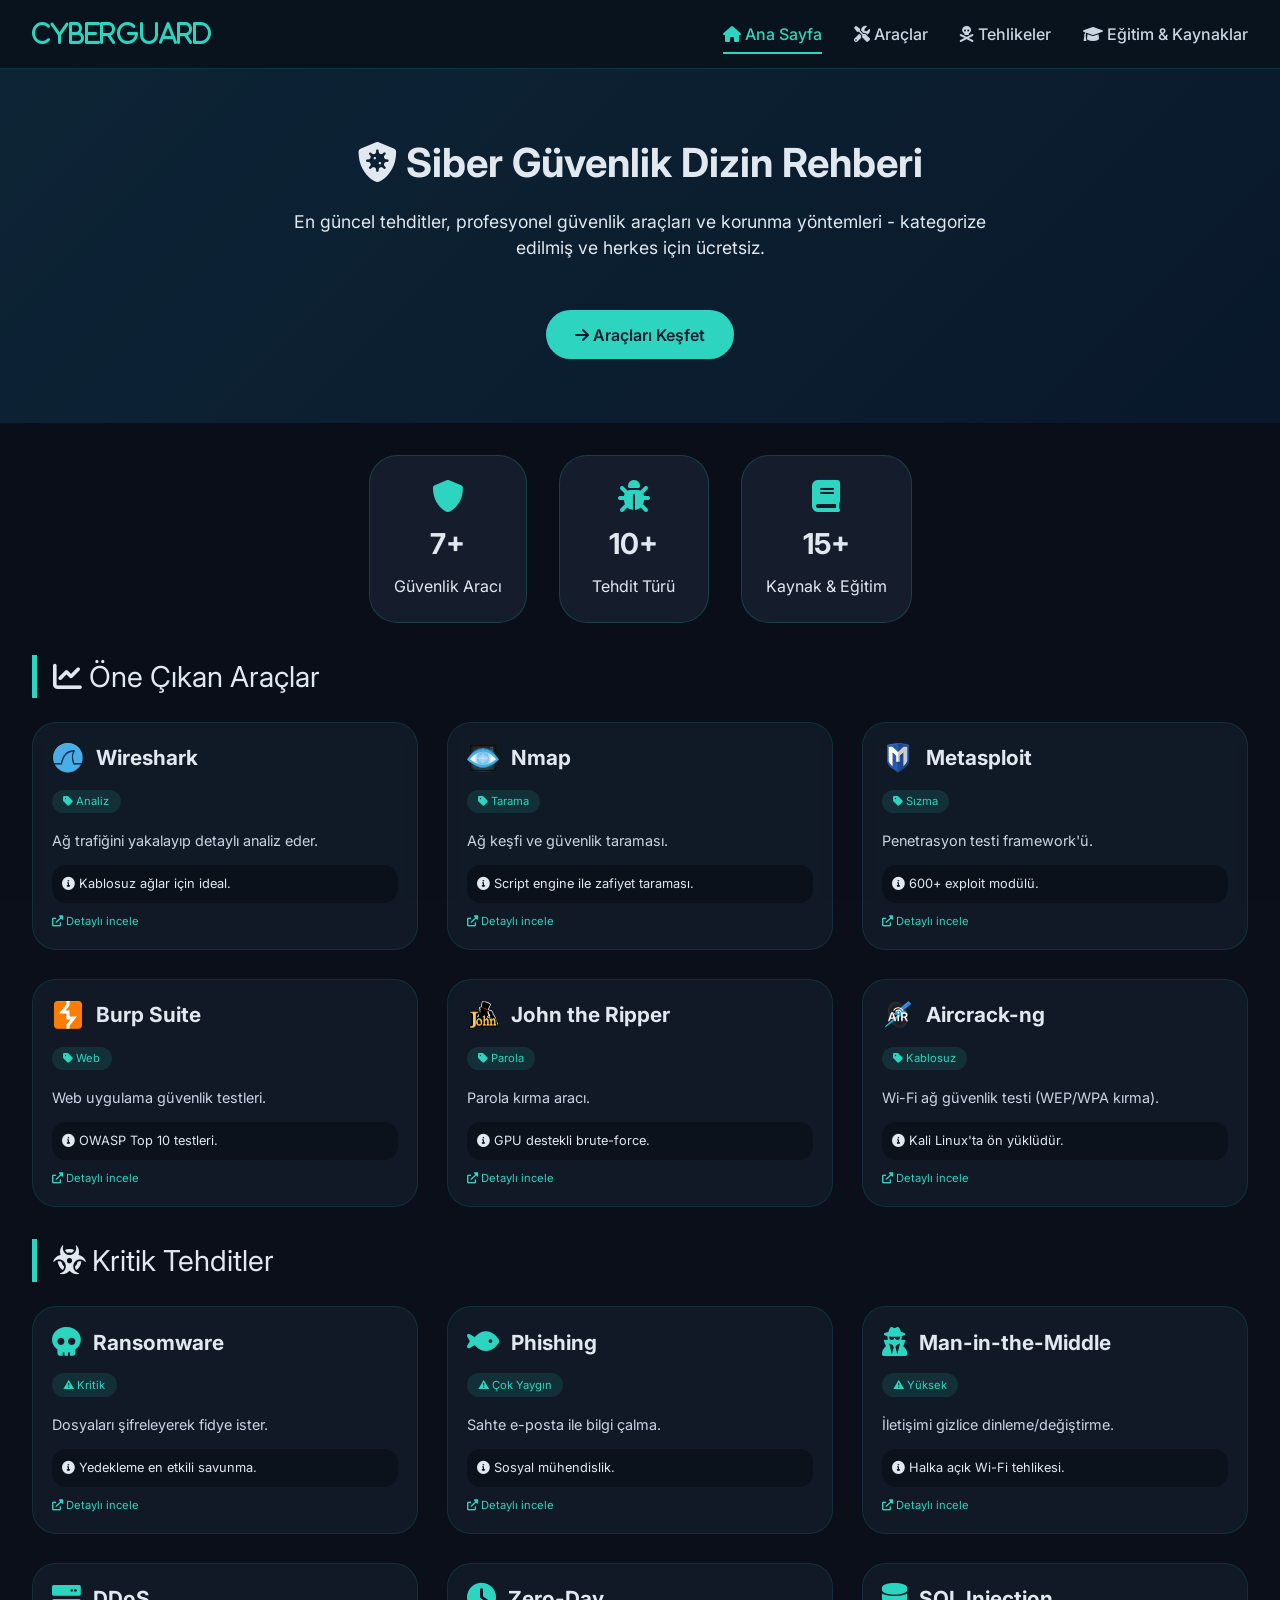
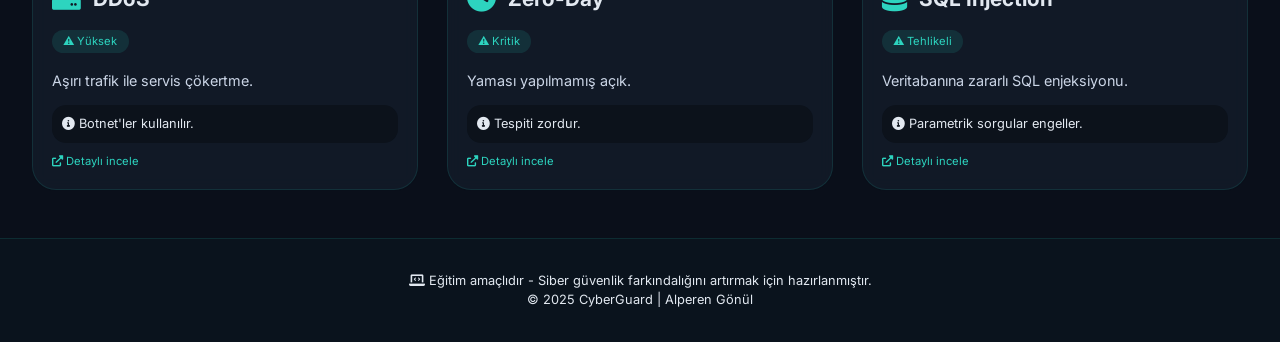
<file: index.html>
<!DOCTYPE html>
<html lang="tr">
<head>
    <meta charset="UTF-8">
    <meta name="viewport" content="width=device-width, initial-scale=1.0">
    <title>CyberGuard | Siber Güvenlik Rehberi</title>
    <link rel="stylesheet" href="style.css">
    <link href="https://fonts.googleapis.com/css2?family=Inter:opsz,wght@14..32,400;14..32,500;14..32,600;14..32,700&display=swap" rel="stylesheet">
    <link rel="stylesheet" href="https://cdnjs.cloudflare.com/ajax/libs/font-awesome/6.0.0-beta3/css/all.min.css">
</head>
<body>
    <canvas id="matrixCanvas"></canvas>
    <nav class="navbar">
        <div class="nav-container">
            <div class="logo"><a href="index.html"><i class="fas fa-shield-haltered">CyberGuard</i></a></div>
            <ul class="nav-links">
                <li><a href="index.html" class="active"><i class="fas fa-home"></i> Ana Sayfa</a></li>
                <li><a href="tools.html"><i class="fas fa-tools"></i> Araçlar</a></li>
                <li><a href="threats.html"><i class="fas fa-skull-crossbones"></i> Tehlikeler</a></li>
                <li><a href="education.html"><i class="fas fa-graduation-cap"></i> Eğitim & Kaynaklar</a></li>
            </ul>
        </div>
    </nav>

    <section class="hero">
        <h1><i class="fas fa-shield-virus"></i> Siber Güvenlik Dizin Rehberi</h1>
        <p>En güncel tehditler, profesyonel güvenlik araçları ve korunma yöntemleri - kategorize edilmiş ve herkes için ücretsiz.</p>
        <a href="tools.html" class="btn-primary"><i class="fas fa-arrow-right"></i> Araçları Keşfet</a>
    </section>

    <div class="container">
        <div class="stats-grid">
            <div class="stat-card"><i class="fas fa-shield-alt"></i><h3>7+</h3><p>Güvenlik Aracı</p></div>
            <div class="stat-card"><i class="fas fa-bug"></i><h3>10+</h3><p>Tehdit Türü</p></div>
            <div class="stat-card"><i class="fas fa-book"></i><h3>15+</h3><p>Kaynak & Eğitim</p></div>
        </div>

        <div class="section-title"><i class="fas fa-chart-line"></i> Öne Çıkan Araçlar</div>
        <div class="cards-grid" id="featuredTools"></div>

        <div class="section-title"><i class="fas fa-biohazard"></i> Kritik Tehditler</div>
        <div class="cards-grid" id="featuredThreats"></div>
    </div>

    <footer>
        <p><i class="fas fa-laptop-code"></i> Eğitim amaçlıdır - Siber güvenlik farkındalığını artırmak için hazırlanmıştır.</p>
        <p>© 2025 CyberGuard | Alperen Gönül</p>
    </footer>

    <script src="matrix.js"></script>
    <script src="data.js"></script>
    <script src="main.js"></script>
</body>
</html>
</file>
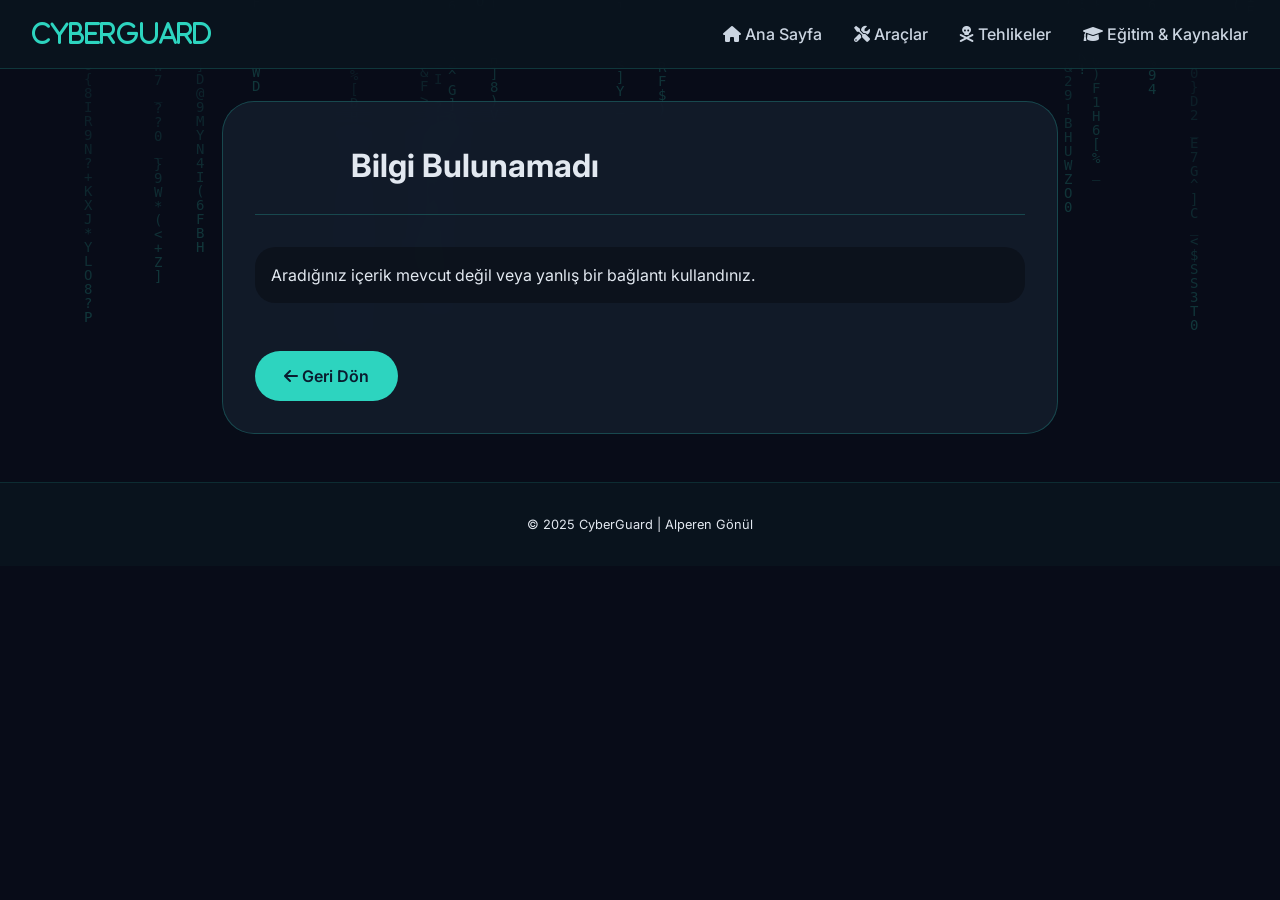
<file: detail.html>
<!DOCTYPE html>
<html lang="tr">
<head>
    <meta charset="UTF-8">
    <meta name="viewport" content="width=device-width, initial-scale=1.0">
    <title>CyberGuard | Detay</title>
    <link rel="stylesheet" href="style.css">
    <link href="https://fonts.googleapis.com/css2?family=Inter:wght@400;500;600;700&display=swap" rel="stylesheet">
    <link rel="stylesheet" href="https://cdnjs.cloudflare.com/ajax/libs/font-awesome/6.0.0-beta3/css/all.min.css">
    <style>
        .severity-badge {
            display: inline-block;
            padding: 4px 12px;
            border-radius: 20px;
            font-size: 0.8rem;
            font-weight: 600;
            margin-left: 1rem;
        }
        .severity-critical { background: #7f1a1a; color: #fecaca; }
        .severity-high { background: #9a3412; color: #fed7aa; }
        .severity-medium { background: #854d0e; color: #fef08a; }
        .severity-low { background: #166534; color: #bbf7d0; }
        .info-grid {
            display: grid;
            grid-template-columns: repeat(auto-fit, minmax(200px, 1fr));
            gap: 1rem;
            margin: 1rem 0;
        }
        .info-card {
            background: rgba(0,0,0,0.3);
            border-radius: 16px;
            padding: 1rem;
            text-align: center;
        }
        .info-card i { font-size: 1.8rem; color: #2dd4bf; margin-bottom: 0.5rem; display: block; }
        .code-block {
            background: #0a0f1a;
            padding: 1rem;
            border-radius: 12px;
            overflow-x: auto;
            font-family: 'Courier New', monospace;
            font-size: 0.85rem;
            border-left: 3px solid #2dd4bf;
            margin: 0.5rem 0;
        }
        .external-link {
            display: inline-flex;
            align-items: center;
            gap: 8px;
            background: #2dd4bf20;
            padding: 8px 16px;
            border-radius: 30px;
            color: #2dd4bf;
            text-decoration: none;
            margin-top: 1rem;
        }
        .external-link:hover { background: #2dd4bf40; }
    </style>
</head>
<body>
    <canvas id="matrixCanvas"></canvas>
    <nav class="navbar">
        <div class="nav-container">
            <div class="logo"><a href="index.html"><i class="fas fa-shield-haltered">CyberGuard</i></a></div>
            <ul class="nav-links">
                <li><a href="index.html"><i class="fas fa-home"></i> Ana Sayfa</a></li>
                <li><a href="tools.html"><i class="fas fa-tools"></i> Araçlar</a></li>
                <li><a href="threats.html"><i class="fas fa-skull-crossbones"></i> Tehlikeler</a></li>
                <li><a href="education.html"><i class="fas fa-graduation-cap"></i> Eğitim & Kaynaklar</a></li>
            </ul>
        </div>
    </nav>

    <div class="container detail-container">
        <div class="detail-card">
            <div class="detail-header">
                <div id="detailIcon" style="display:inline-flex; align-items:center; justify-content:center; width:64px; height:64px; margin-right:1rem;"></div>
                <h1 id="detailTitle">Yükleniyor...</h1>
                <span id="severityBadge" class="severity-badge"></span>
            </div>
            
            <div class="detail-content">
                <div id="detailDesc" class="detail-section"></div>
                
                <!-- Hızlı bilgi kartları -->
                <div class="info-grid" id="infoGrid"></div>
                
                <div id="detailLongDesc" class="detail-section"></div>
                <div id="detailUsage" class="detail-section"></div>
                <div id="detailExample" class="detail-section"></div>
                <div id="detailSolution" class="detail-section"></div>
                <div id="detailExtra" class="detail-section"></div>
                
                <!-- İlgili bağlantılar -->
                <div id="detailUrl" class="detail-section"></div>
            </div>
            
            <div style="display: flex; gap: 1rem; justify-content: space-between; align-items: center;">
                <a href="javascript:history.back()" class="btn-primary"><i class="fas fa-arrow-left"></i> Geri Dön</a>
                <a href="#" id="shareBtn" class="external-link" style="margin-top:0;"><i class="fas fa-share-alt"></i> Paylaş</a>
            </div>
        </div>
    </div>

    <footer><p>© 2025 CyberGuard | Alperen Gönül</p></footer>
    <script src="matrix.js"></script>
    <script src="data.js"></script>
    <script src="detail.js"></script>
</body>
</html>
</file>
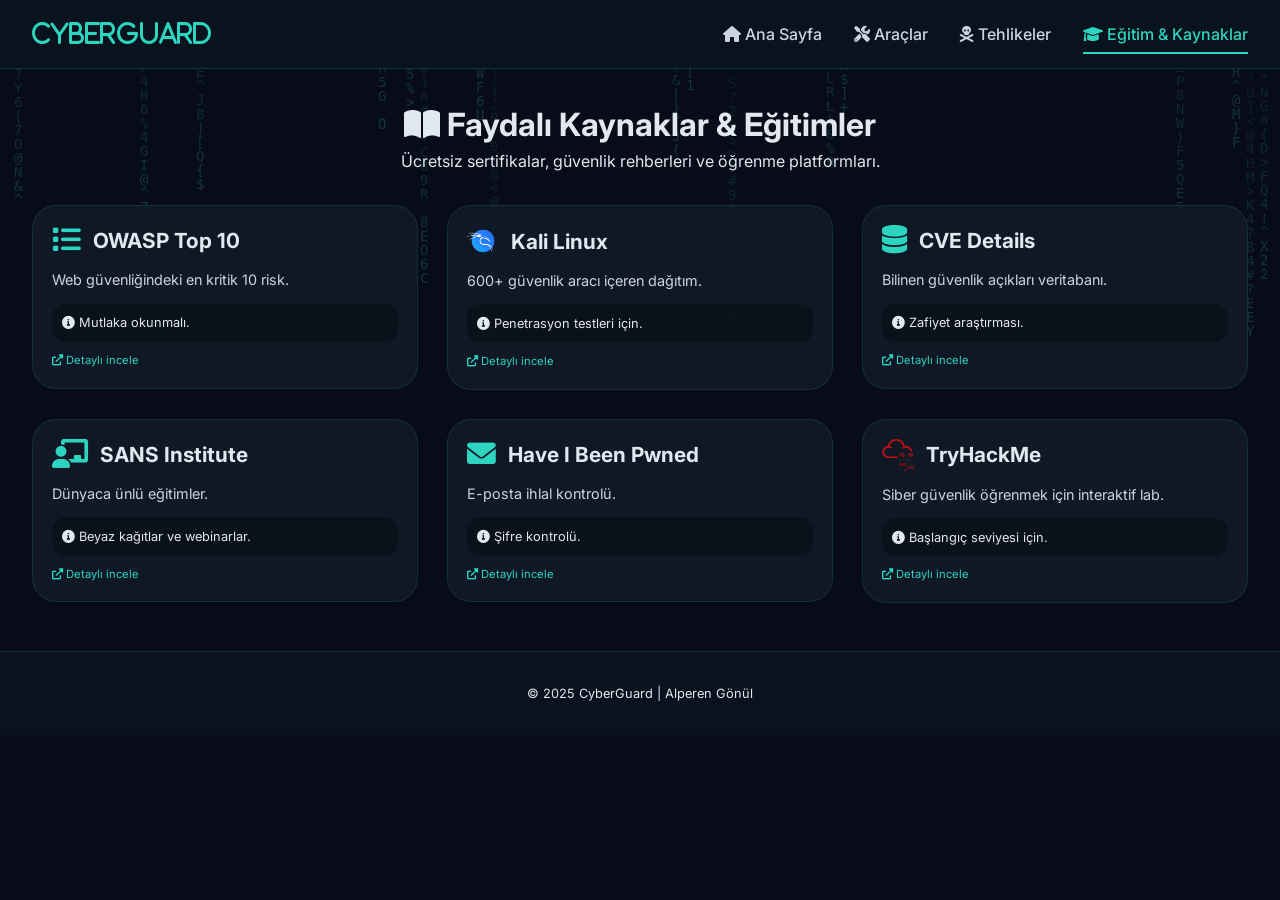
<file: education.html>
<!DOCTYPE html>
<html lang="tr">
<head>
    <meta charset="UTF-8">
    <meta name="viewport" content="width=device-width, initial-scale=1.0">
    <title>CyberGuard | Eğitim & Kaynaklar</title>
    <link rel="stylesheet" href="style.css">
    <link href="https://fonts.googleapis.com/css2?family=Inter:opsz,wght@14..32,400;500;600;700&display=swap" rel="stylesheet">
    <link rel="stylesheet" href="https://cdnjs.cloudflare.com/ajax/libs/font-awesome/6.0.0-beta3/css/all.min.css">
</head>
<body>
    <canvas id="matrixCanvas"></canvas>
    <nav class="navbar">
        <div class="nav-container">
            <div class="logo"><a href="index.html"><i class="fas fa-shield-haltered">CyberGuard</i></a></div>
            <ul class="nav-links">
                <li><a href="index.html"><i class="fas fa-home"></i> Ana Sayfa</a></li>
                <li><a href="tools.html"><i class="fas fa-tools"></i> Araçlar</a></li>
                <li><a href="threats.html"><i class="fas fa-skull-crossbones"></i> Tehlikeler</a></li>
                <li><a href="education.html" class="active"><i class="fas fa-graduation-cap"></i> Eğitim & Kaynaklar</a></li>
            </ul>
        </div>
    </nav>

    <div class="container">
        <div class="page-header">
            <h1><i class="fas fa-book-open"></i> Faydalı Kaynaklar & Eğitimler</h1>
            <p>Ücretsiz sertifikalar, güvenlik rehberleri ve öğrenme platformları.</p>
        </div>
        <div class="cards-grid" id="allResources"></div>
    </div>

    <footer><p>© 2025 CyberGuard | Alperen Gönül</p></footer>
    <script src="matrix.js"></script>
    <script src="data.js"></script>
    <script src="main.js"></script>
</body>
</html>
</file>
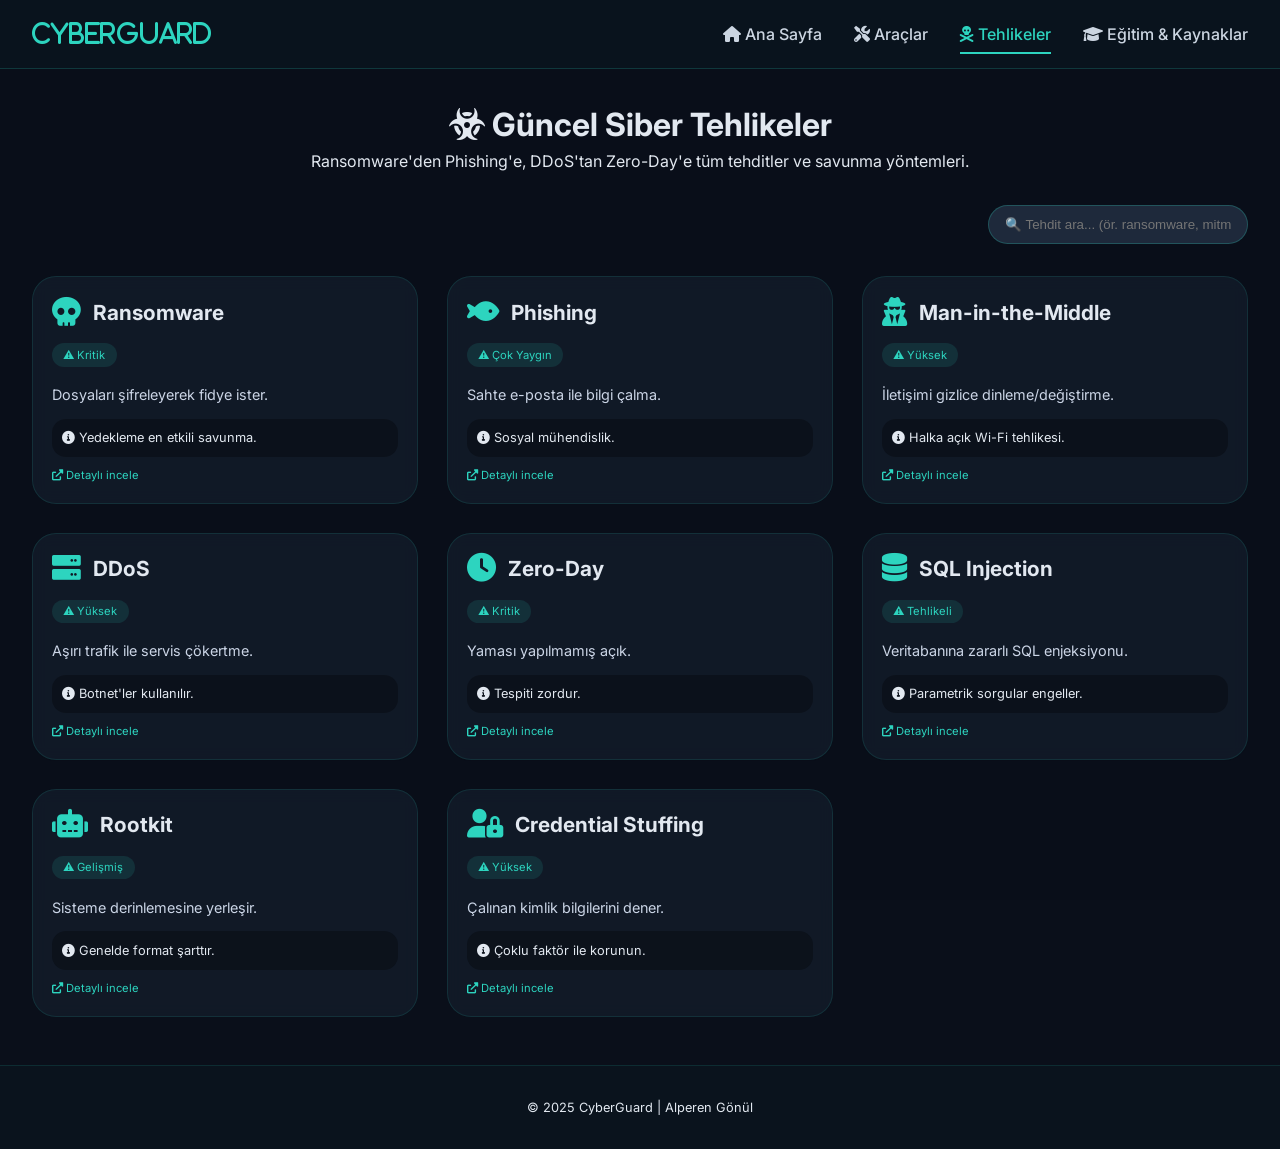
<file: threats.html>
<!DOCTYPE html>
<html lang="tr">
<head>
    <meta charset="UTF-8">
    <meta name="viewport" content="width=device-width, initial-scale=1.0">
    <title>CyberGuard | Siber Tehditler</title>
    <link rel="stylesheet" href="style.css">
    <link href="https://fonts.googleapis.com/css2?family=Inter:opsz,wght@14..32,400;500;600;700&display=swap" rel="stylesheet">
    <link rel="stylesheet" href="https://cdnjs.cloudflare.com/ajax/libs/font-awesome/6.0.0-beta3/css/all.min.css">
</head>
<body>
    <canvas id="matrixCanvas"></canvas>
    <nav class="navbar">
        <div class="nav-container">
            <div class="logo"><a href="index.html"><i class="fas fa-shield-haltered">CyberGuard</i></a></div>
            <ul class="nav-links">
                <li><a href="index.html"><i class="fas fa-home"></i> Ana Sayfa</a></li>
                <li><a href="tools.html"><i class="fas fa-tools"></i> Araçlar</a></li>
                <li><a href="threats.html" class="active"><i class="fas fa-skull-crossbones"></i> Tehlikeler</a></li>
                <li><a href="education.html"><i class="fas fa-graduation-cap"></i> Eğitim & Kaynaklar</a></li>
            </ul>
        </div>
    </nav>

    <div class="container">
        <div class="page-header">
            <h1><i class="fas fa-biohazard"></i> Güncel Siber Tehlikeler</h1>
            <p>Ransomware'den Phishing'e, DDoS'tan Zero-Day'e tüm tehditler ve savunma yöntemleri.</p>
        </div>
        <div class="search-bar"><input type="text" id="searchThreats" placeholder="🔍 Tehdit ara... (ör. ransomware, mitm)"></div>
        <div class="cards-grid" id="allThreats"></div>
    </div>

    <footer><p>© 2025 CyberGuard | Alperen Gönül</p></footer>
    <script src="matrix.js"></script>
    <script src="data.js"></script>
    <script src="main.js"></script>
</body>
</html>
</file>
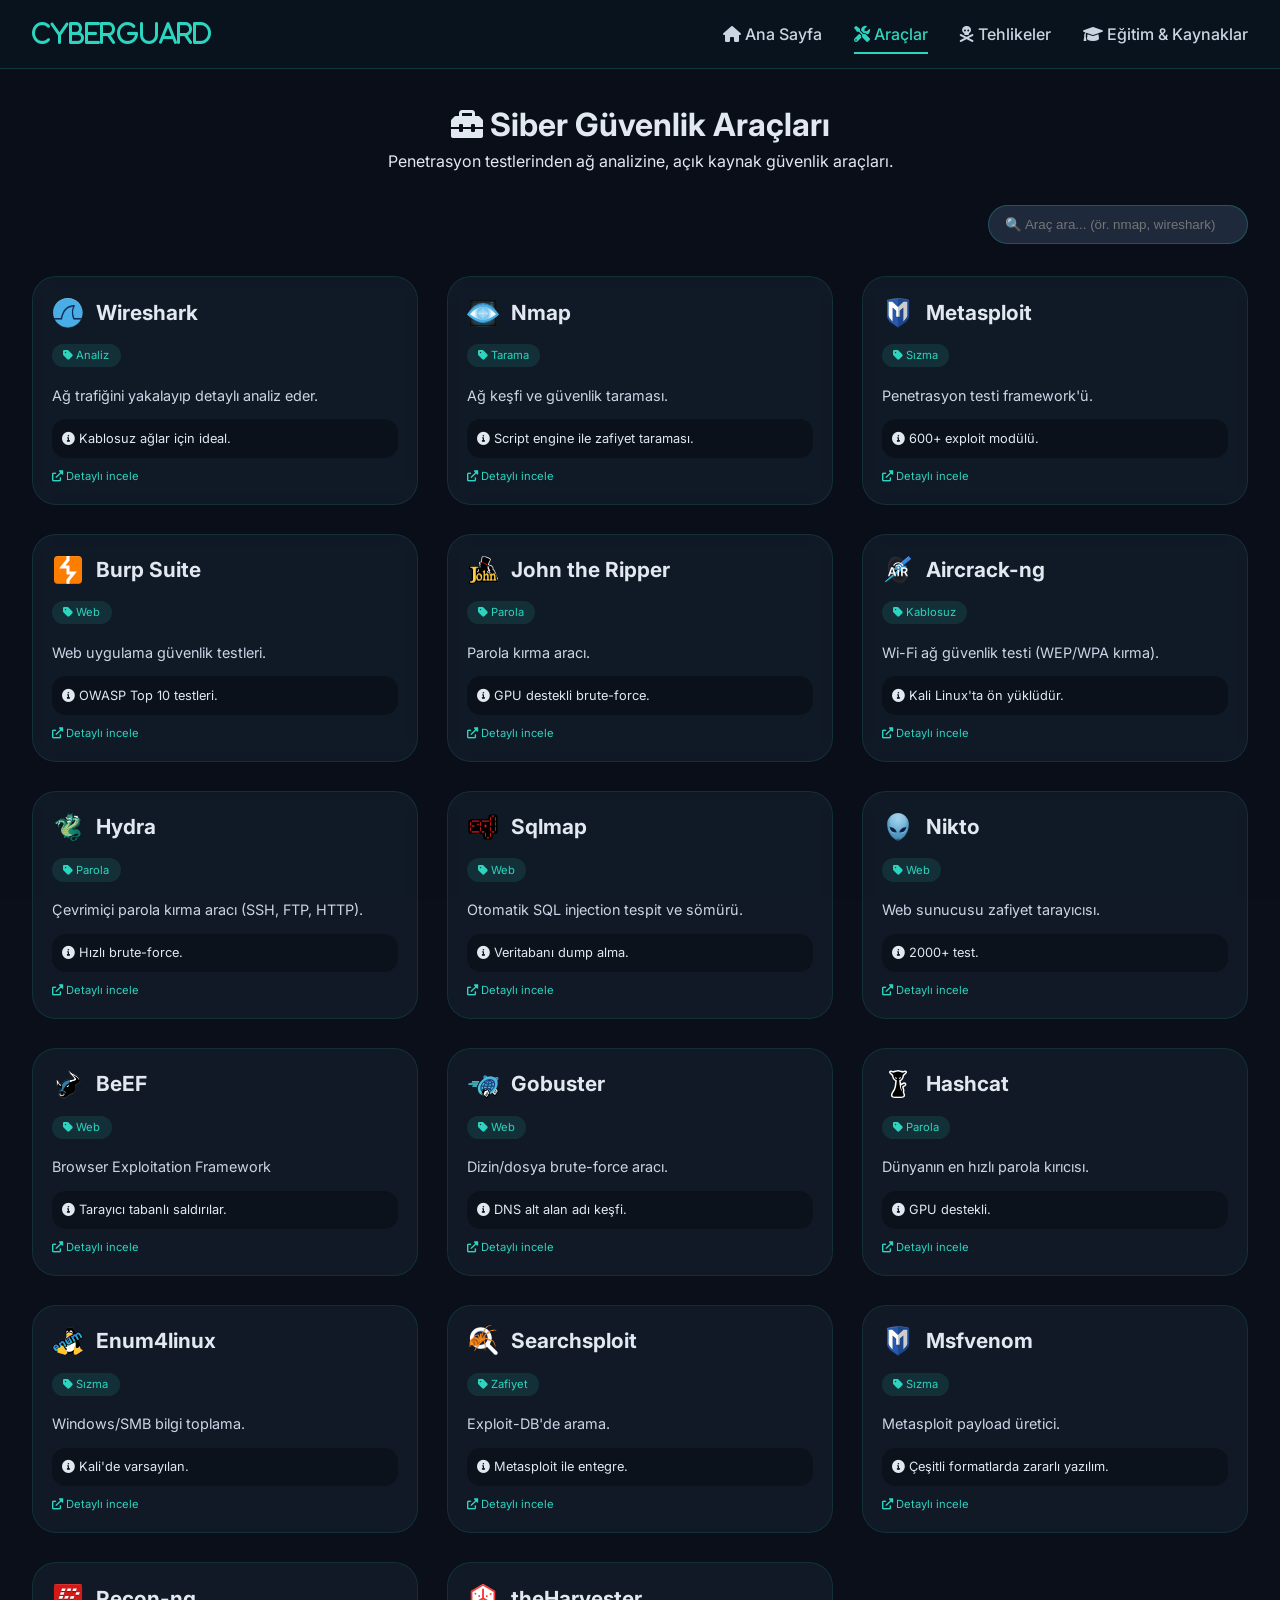
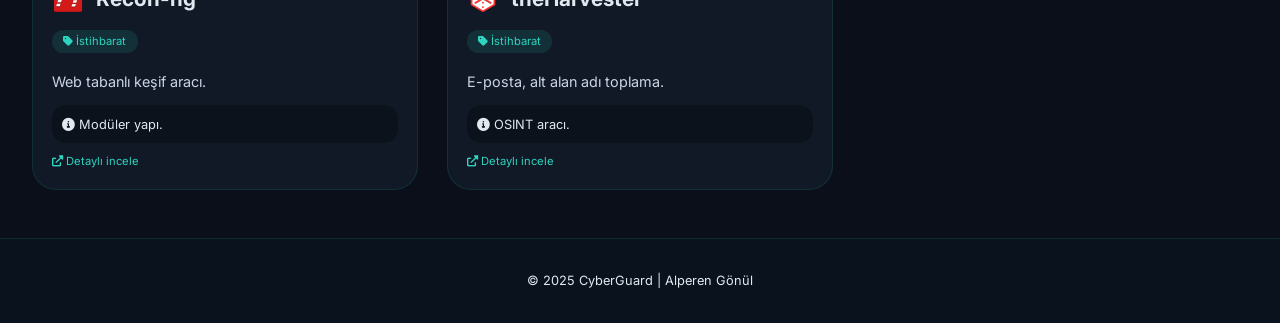
<file: tools.html>
<!DOCTYPE html>
<html lang="tr">
<head>
    <meta charset="UTF-8">
    <meta name="viewport" content="width=device-width, initial-scale=1.0">
    <title>CyberGuard | Güvenlik Araçları</title>
    <link rel="stylesheet" href="style.css">
    <link href="https://fonts.googleapis.com/css2?family=Inter:opsz,wght@14..32,400;500;600;700&display=swap" rel="stylesheet">
    <link rel="stylesheet" href="https://cdnjs.cloudflare.com/ajax/libs/font-awesome/6.0.0-beta3/css/all.min.css">
</head>
<body>
    <canvas id="matrixCanvas"></canvas>
    <nav class="navbar">
        <div class="nav-container">
            <div class="logo"><a href="index.html"><i class="fas fa-shield-haltered">CyberGuard</i></a></div>
            <ul class="nav-links">
                <li><a href="index.html"><i class="fas fa-home"></i> Ana Sayfa</a></li>
                <li><a href="tools.html" class="active"><i class="fas fa-tools"></i> Araçlar</a></li>
                <li><a href="threats.html"><i class="fas fa-skull-crossbones"></i> Tehlikeler</a></li>
                <li><a href="education.html"><i class="fas fa-graduation-cap"></i> Eğitim & Kaynaklar</a></li>
            </ul>
        </div>
    </nav>

    <div class="container">
        <div class="page-header">
            <h1><i class="fas fa-toolbox"></i> Siber Güvenlik Araçları</h1>
            <p>Penetrasyon testlerinden ağ analizine, açık kaynak güvenlik araçları.</p>
        </div>
        <div class="search-bar"><input type="text" id="searchTools" placeholder="🔍 Araç ara... (ör. nmap, wireshark)"></div>
        <div class="cards-grid" id="allTools"></div>
    </div>

    <footer><p>© 2025 CyberGuard | Alperen Gönül</p></footer>
    <script src="matrix.js"></script>
    <script src="data.js"></script>
    <script src="main.js"></script>
</body>
</html>
</file>
<file: style.css>
* {
    margin: 0;
    padding: 0;
    box-sizing: border-box;
}

body {
    font-family: 'Inter', sans-serif;
    background: #0a0f1a;
    color: #e2e8f0;
    line-height: 1.5;
    position: relative;
    overflow-x: hidden;
}

#matrixCanvas {
    position: fixed;
    top: 0;
    left: 0;
    width: 100%;
    height: 100%;
    z-index: 0;
    opacity: 0.2;
    pointer-events: none;
}

.navbar, .hero, .container, footer {
    position: relative;
    z-index: 2;
}

.navbar {
    background: rgba(10, 20, 30, 0.9);
    backdrop-filter: blur(12px);
    padding: 1rem 2rem;
    position: sticky;
    top: 0;
    z-index: 100;
    border-bottom: 1px solid #2dd4bf30;
}

.nav-container {
    max-width: 1300px;
    margin: 0 auto;
    display: flex;
    justify-content: space-between;
    align-items: center;
    flex-wrap: wrap;
    gap: 1rem;
}

.logo {
    font-size: 1.5rem;
    font-weight: 700;
    user-select: none;
}

.logo i {
    color: #2dd4bf;
    margin-right: 8px;
}

.nav-links {
    display: flex;
    gap: 2rem;
    list-style: none;
}

.nav-links a {
    color: #cbd5e1;
    text-decoration: none;
    font-weight: 500;
    transition: 0.2s;
    padding: 0.5rem 0;
}

.nav-links a:hover, .nav-links a.active {
    color: #2dd4bf;
    border-bottom: 2px solid #2dd4bf;
}

.hero {
    text-align: center;
    padding: 4rem 2rem;
    background: linear-gradient(135deg, #0f2b3dcc, #0a1c2fcc);
    backdrop-filter: blur(4px);
}

.hero h1 {
    font-size: 2.5rem;
    margin-bottom: 1rem;
}

.hero p {
    max-width: 700px;
    margin: 0 auto 1.5rem;
    font-size: 1.1rem;
}

.btn-primary {
    display: inline-block;
    background: #2dd4bf;
    color: #0a1c2f;
    padding: 0.8rem 1.8rem;
    border-radius: 40px;
    text-decoration: none;
    font-weight: 600;
    transition: 0.2s;
}

.btn-primary:hover {
    background: #14b8a6;
    transform: scale(1.02);
}

.container {
    max-width: 1300px;
    margin: 2rem auto;
    padding: 0 2rem;
}

.stats-grid {
    display: flex;
    justify-content: center;
    gap: 2rem;
    flex-wrap: wrap;
    margin: 2rem 0;
}

.stat-card {
    background: rgba(30, 41, 59, 0.6);
    backdrop-filter: blur(8px);
    padding: 1.5rem;
    border-radius: 28px;
    text-align: center;
    min-width: 150px;
    border: 1px solid #2dd4bf30;
}

.stat-card i {
    font-size: 2rem;
    color: #2dd4bf;
}

.stat-card h3 {
    font-size: 1.8rem;
    margin: 0.5rem 0;
}

.section-title {
    font-size: 1.8rem;
    margin: 2rem 0 1.5rem;
    border-left: 5px solid #2dd4bf;
    padding-left: 1rem;
}

.cards-grid {
    display: grid;
    grid-template-columns: repeat(auto-fill, minmax(320px, 1fr));
    gap: 1.8rem;
}

.card {
    background: rgba(20, 30, 45, 0.7);
    backdrop-filter: blur(8px);
    border-radius: 24px;
    padding: 1.2rem;
    transition: 0.2s;
    border: 1px solid #2dd4bf20;
    cursor: pointer;
}

.card:hover {
    transform: translateY(-5px);
    border-color: #2dd4bf60;
    box-shadow: 0 10px 25px -5px rgba(0,0,0,0.3);
}

.card-header {
    display: flex;
    align-items: center;
    gap: 12px;
    margin-bottom: 0.8rem;
}

.card-header i {
    font-size: 1.8rem;
    color: #2dd4bf;
}

.card-header h3 {
    font-size: 1.3rem;
}

.badge {
    display: inline-block;
    background: #2dd4bf20;
    padding: 0.2rem 0.7rem;
    border-radius: 20px;
    font-size: 0.7rem;
    margin-bottom: 0.6rem;
    color: #2dd4bf;
}

.description {
    margin: 0.5rem 0;
    font-size: 0.9rem;
    color: #cbd5e6;
}

.extra-info {
    background: rgba(0,0,0,0.3);
    padding: 0.6rem;
    border-radius: 14px;
    margin-top: 0.8rem;
    font-size: 0.8rem;
}

.page-header {
    text-align: center;
    margin: 1rem 0 2rem;
}

.page-header h1 {
    font-size: 2rem;
}

.search-bar {
    display: flex;
    justify-content: flex-end;
    margin-bottom: 2rem;
}

.search-bar input {
    background: #1e293b;
    border: 1px solid #2dd4bf40;
    padding: 0.7rem 1rem;
    border-radius: 40px;
    width: 260px;
    color: white;
    outline: none;
}

.search-bar input:focus {
    border-color: #2dd4bf;
}

footer {
    text-align: center;
    padding: 2rem;
    background: rgba(10, 20, 30, 0.9);
    margin-top: 3rem;
    font-size: 0.8rem;
    border-top: 1px solid #2dd4bf20;
}

.detail-container {
    max-width: 900px;
    margin: 2rem auto;
}

.detail-card {
    background: rgba(20, 30, 45, 0.8);
    backdrop-filter: blur(12px);
    border-radius: 32px;
    padding: 2rem;
    border: 1px solid #2dd4bf40;
}

.detail-header {
    display: flex;
    align-items: center;
    gap: 1rem;
    margin-bottom: 2rem;
    border-bottom: 1px solid #2dd4bf40;
    padding-bottom: 1rem;
}

.detail-header i {
    font-size: 3rem;
    color: #2dd4bf;
}

.detail-header h1 {
    font-size: 2rem;
}

.detail-section {
    margin: 1.5rem 0;
    padding: 1rem;
    background: rgba(0,0,0,0.3);
    border-radius: 20px;
}

.detail-section code {
    background: #0a0f1a;
    padding: 0.2rem 0.5rem;
    border-radius: 8px;
    font-family: monospace;
    display: inline-block;
    word-break: break-all;
}

.btn-primary {
    display: inline-block;
    margin-top: 1.5rem;
}

.card-link {
    text-decoration: none;
    color: inherit;
    display: block;
}

@media (max-width: 700px) {
    .nav-container { flex-direction: column; }
    .hero h1 { font-size: 1.8rem; }
    .section-title { font-size: 1.4rem; }
}
</file>
